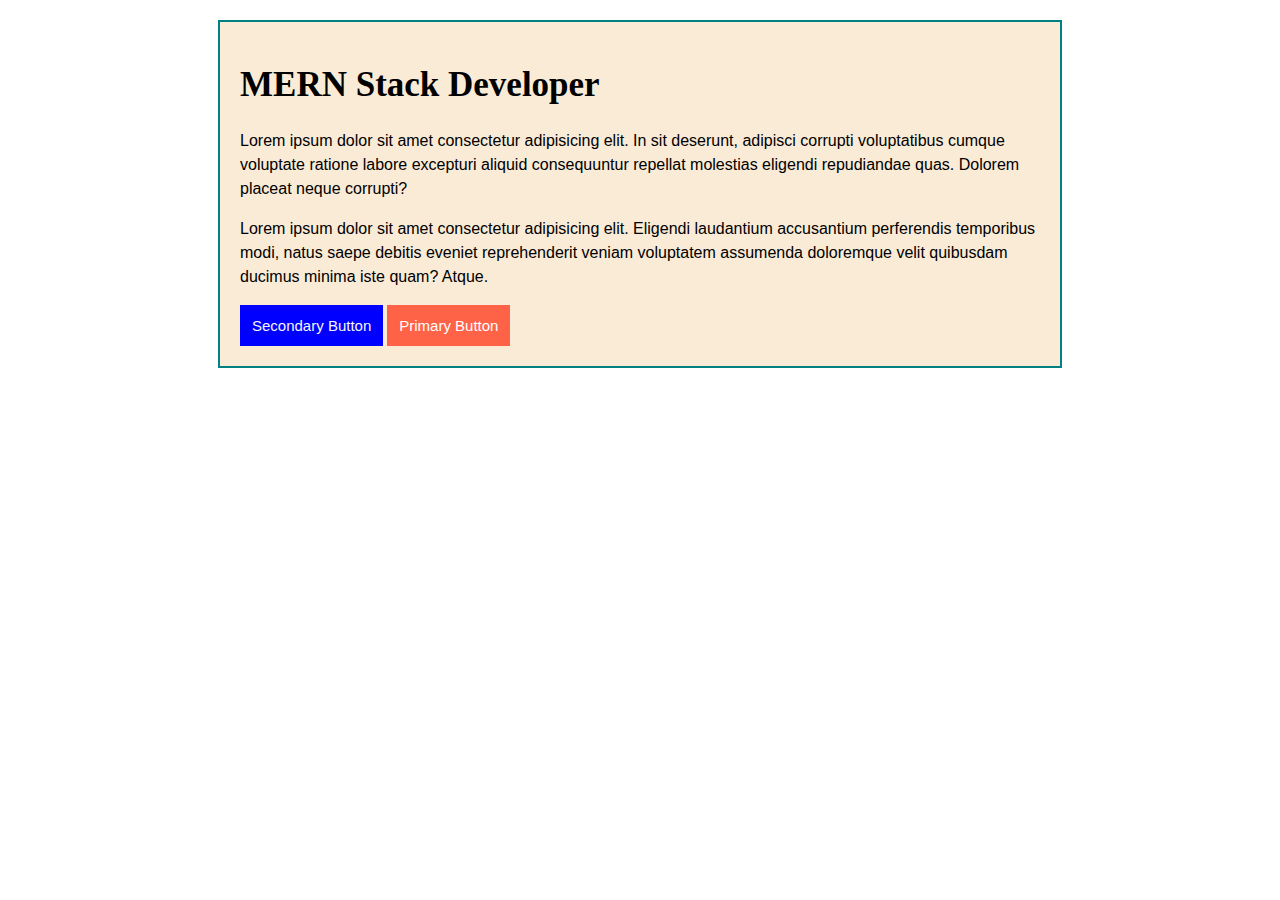
<file: 0. test/index.html>
<!DOCTYPE html>
<html lang="en">
<head>
    <meta charset="UTF-8">
    <meta http-equiv="X-UA-Compatible" content="IE=edge">
    <meta name="viewport" content="width=device-width, initial-scale=1.0">
    <title>Document</title>
    <link rel="stylesheet" href="style.css">
</head>
<body>
    <div class="container">
        <h1 class="title">MERN Stack Developer</h1>

        <p class="para">Lorem ipsum dolor sit amet consectetur adipisicing elit. In sit deserunt, adipisci corrupti voluptatibus cumque voluptate ratione labore excepturi aliquid consequuntur repellat molestias eligendi repudiandae quas. Dolorem placeat neque corrupti?</p>

        <p class="para">Lorem ipsum dolor sit amet consectetur adipisicing elit. Eligendi laudantium accusantium perferendis temporibus modi, natus saepe debitis eveniet reprehenderit veniam voluptatem assumenda doloremque velit quibusdam ducimus minima iste quam? Atque.</p>

        <div class="btn-group">
            <button class="btn primary-btn">Secondary Button</button>
            <button class="btn secondary-btn">Primary Button</button>
        </div>
    </div>
</body>
</html>
</file>
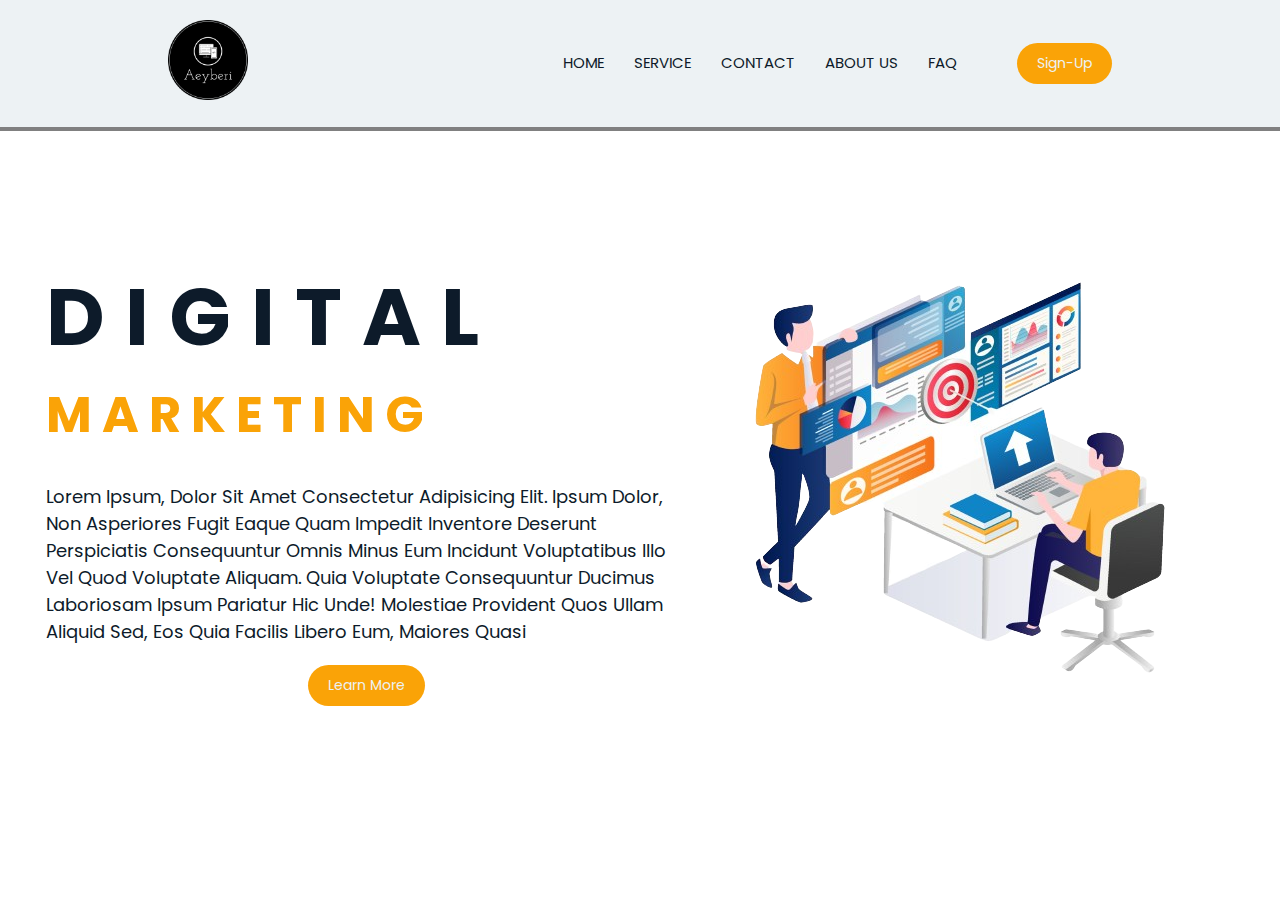
<file: 10. Landing Page - Flexbox/index.html>
<!DOCTYPE html>
<html lang="en">
<head>
    <meta charset="UTF-8">
    <meta name="viewport" content="width=device-width, initial-scale=1.0">
    <title>Landing Page - Flexbox</title>
    <link rel="preconnect" href="https://fonts.googleapis.com">
    <link rel="preconnect" href="https://fonts.gstatic.com" crossorigin>
    <link href="https://fonts.googleapis.com/css2?family=Poppins:wght@100;200;400;600;800;900&display=swap" rel="stylesheet">
    <link rel="stylesheet" href="./css/style.css">
</head>
<body>
    <header>
        <div class="container">
            <div class="logo-image">
                <img src="./images/black-logo.png" alt="logo" class="logo-img">
            </div>
            <nav>
               <ul>
                <li><a href="#'">Home</a></li>
                <li><a href="#">Service</a></li>
                <li><a href="#">Contact</a></li>
                <li><a href="#">About Us</a></li>
                <li><a href="#">FAQ</a></li>
                <!-- <li><a href="#" class="sign-up-btn">Sign-Up</a></li> -->
               </ul>
               <div class="nav-btn">
                <button class="sign-up-btn">Sign-Up</button>
           </div>
            </nav>
            
        </div>
    </header>
    <main>
        <div class="content-left">
            <h1>digital</h1>
            <h2>marketing</h2>
            <p>Lorem ipsum, dolor sit amet consectetur adipisicing elit. Ipsum dolor, non asperiores fugit eaque quam impedit inventore deserunt perspiciatis consequuntur omnis minus eum incidunt voluptatibus illo vel quod voluptate aliquam. Quia voluptate consequuntur ducimus laboriosam ipsum pariatur hic unde! Molestiae provident quos ullam aliquid sed, eos quia facilis libero eum, maiores quasi
            </p>
            <div class="join-btn">
                <button>Learn More</button>
            </div>
        </div>
        <div class="content-right">
            <img src="./images/background.png" alt="">
        </div>
    </main>
</body>
</html>
</file>
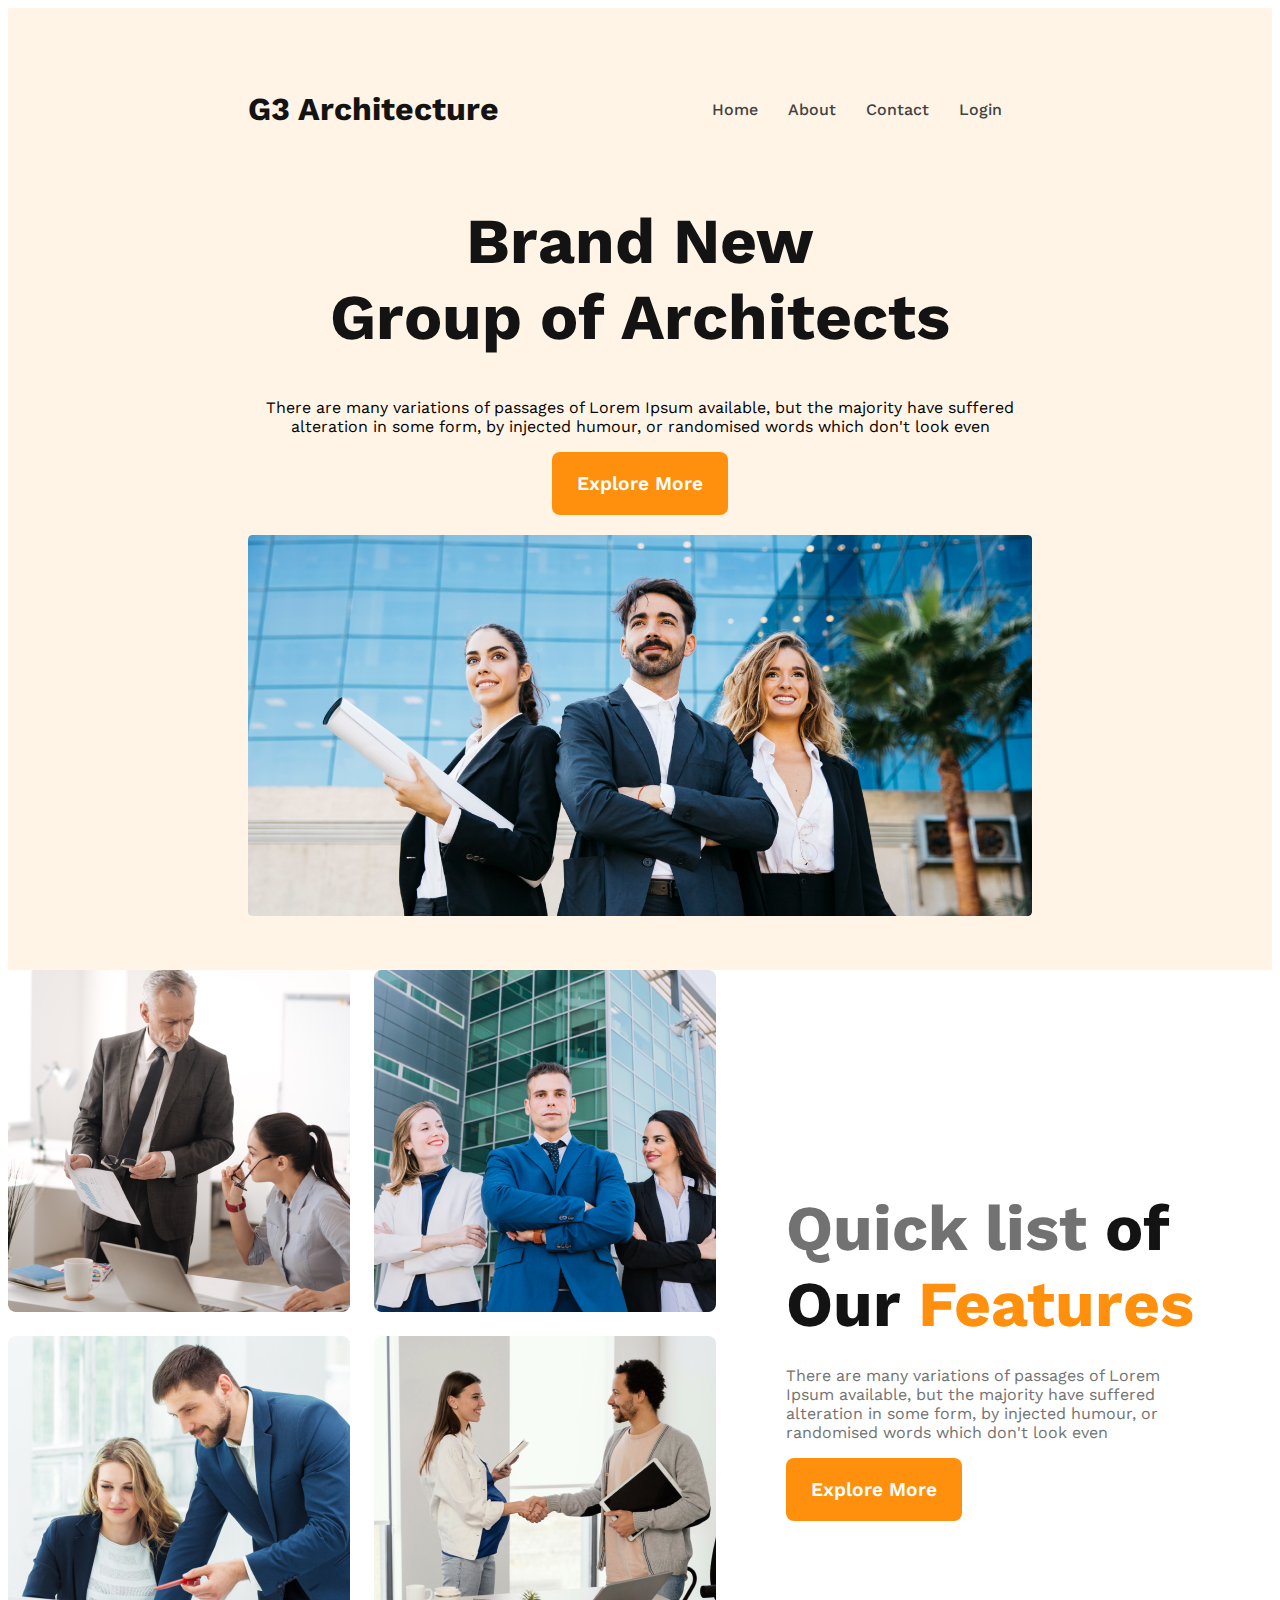
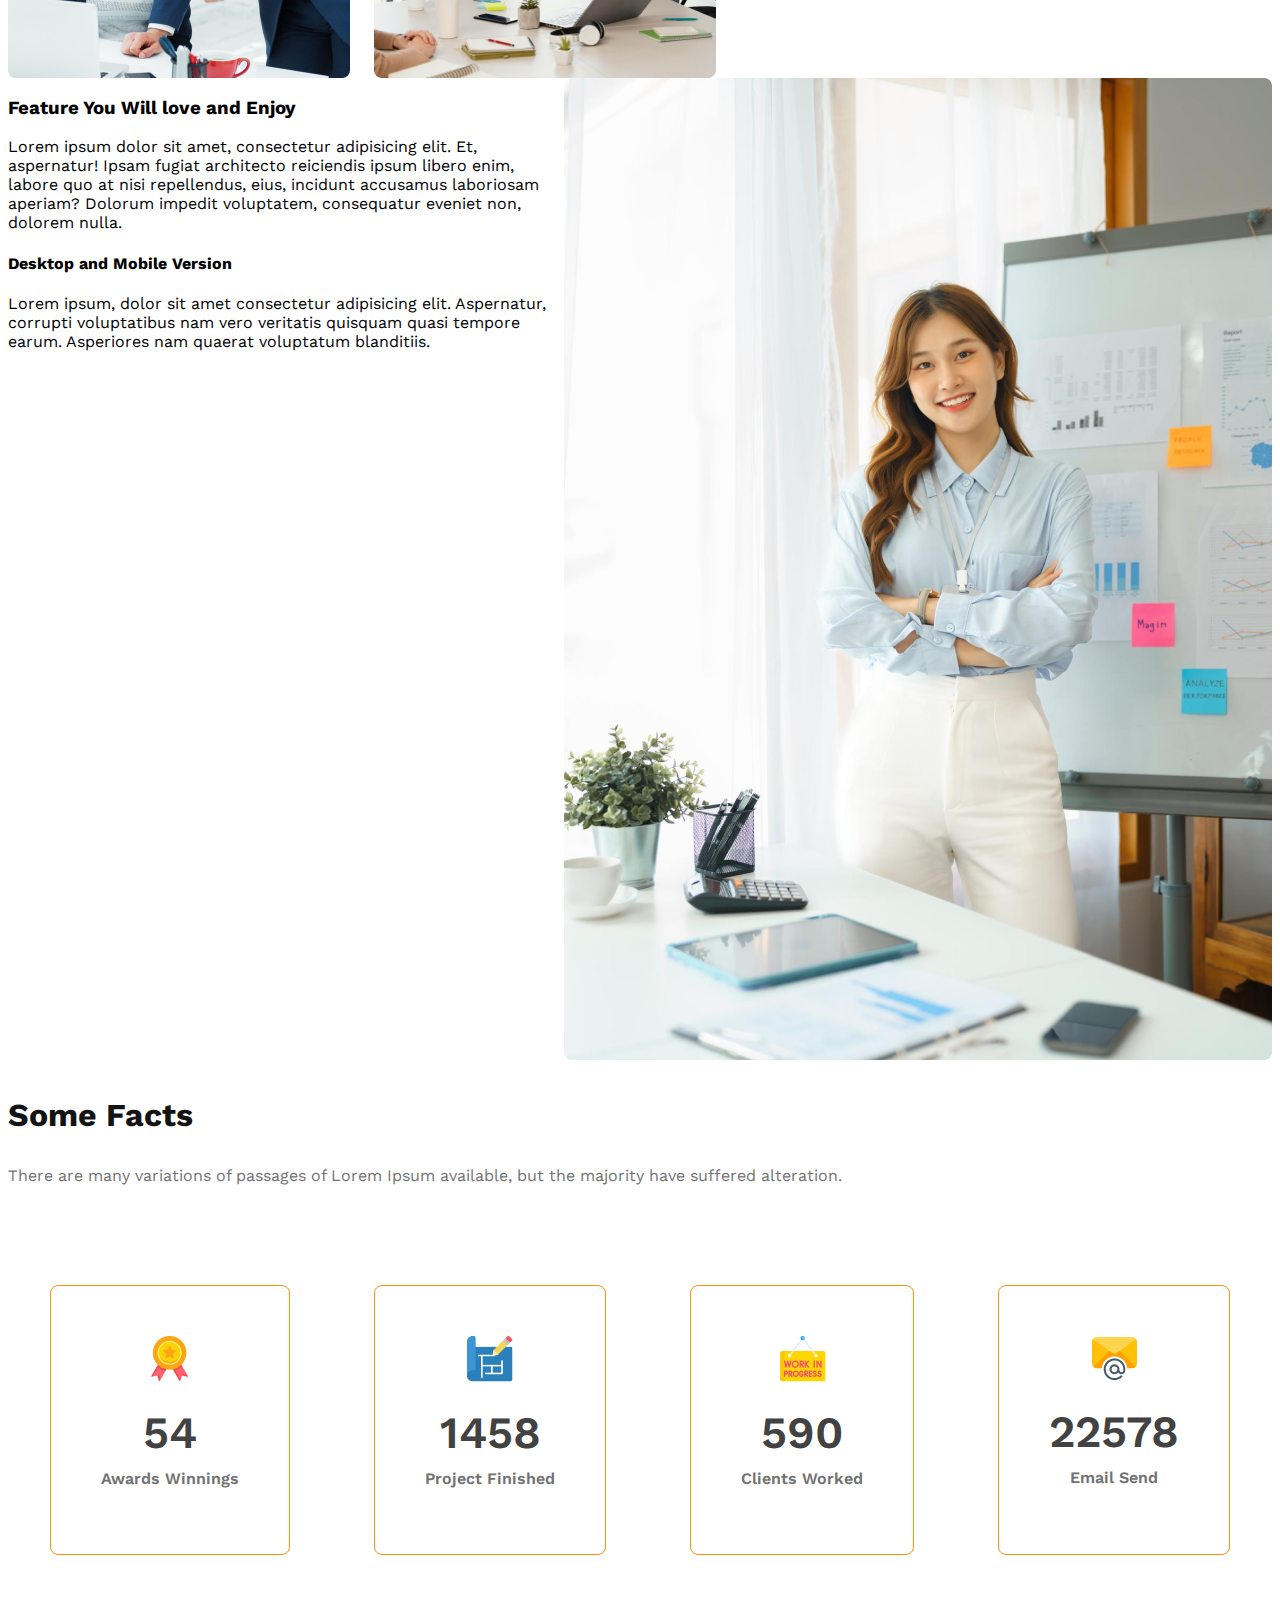
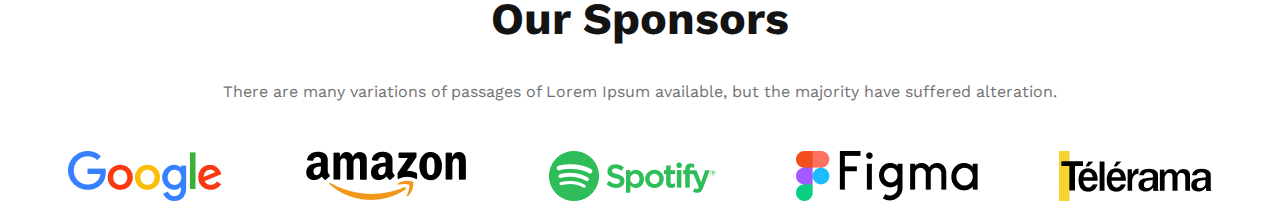
<file: 11. G3-Architect - Flexbox/index.html>
<!DOCTYPE html>
<html lang="en">
<head>
    <meta charset="UTF-8">
    <meta name="viewport" content="width=device-width, initial-scale=1.0">
    <title>G3-Architecure</title>
    <link rel="preconnect" href="https://fonts.googleapis.com">
    <link rel="preconnect" href="https://fonts.gstatic.com" crossorigin>
    <link href="https://fonts.googleapis.com/css2?family=Open+Sans:wght@400;700;800&family=Work+Sans:wght@300;400;500;600;700;800;900&display=swap" rel="stylesheet">
    <link rel="stylesheet" href="./css/style.css">
</head>
<body>
    <header>
        <nav>
            <h3 class="nav-title">G3 Architecture</h3>
            <ul>
                <li><a href="#">Home</a></li>
                <li><a href="#">About</a></li>
                <li><a href="#">Contact</a></li>
                <li><a href="#">Login</a></li>
            </ul>
        </nav>
        <div class="banner">
            <div class="banner-content">
                <h1 class="banner-title">Brand New <br>Group of Architects</h1>
                <p class="banner-details">There are many variations of passages of Lorem Ipsum available, but the majority have suffered alteration in some form, by injected humour, or randomised words which don't look even</p>
                <button class="primary-btn">Explore More</button>
            </div>
            <img src="./images/banner.png" alt="">
        </div>
        </header>
    <main>
        <!-- start of team section -->
        <section class="team-container">
            <div class="team-container-img">
                <img src="./images/team1.png" alt="">
                <img src="./images/team2.png" alt="">
                <img src="./images/team3.png" alt="">
                <img src="./images/team4.png" alt="">
            </div>
            <div class="team-content">
                <h3 class="team-title">Quick list <span class="teams-title-style-one">of Our</span> <span class="teams-title-style-two">Features</span></h3>
                <p class="team-details">There are many variations of passages of Lorem Ipsum available, but the majority have suffered alteration in some form, by injected humour, or randomised words which don't look even</p>
                <button class="primary-btn">Explore More</button>
            </div>
        </section>
        <!-- end of team section -->

        <!-- start of feature section -->
        <section class="features">
            <div class="feature-content">
                <h3 class="feature-title">Feature You Will love and Enjoy</h3>
                <p class="feature-description">
                    Lorem ipsum dolor sit amet, consectetur adipisicing elit. Et, aspernatur! Ipsam fugiat architecto reiciendis ipsum libero enim, labore quo at nisi repellendus, eius, incidunt accusamus laboriosam aperiam? Dolorum impedit voluptatem, consequatur eveniet non, dolorem nulla.
                </p>
                <div class="feature-card">
                    <h4 class="feature-card-title">Desktop and Mobile Version</h4>
                    <p class="feature-card-description">
                        Lorem ipsum, dolor sit amet consectetur adipisicing elit. Aspernatur, corrupti voluptatibus nam vero veritatis quisquam quasi tempore earum. Asperiores nam quaerat voluptatum blanditiis.
                    </p>
                </div>
            </div>
            <div class="feature-img">
                <img src="./images/architect.png" alt="">
            </div>
        </section>
        <!-- end of feature section -->

        <!-- start of fact section -->
        <section>
            <h3 class="fact-title">Some Facts</h3>
            <p class="fact-description">There are many variations of passages of Lorem Ipsum available, but the majority have suffered alteration.</p>
            <div class="fact-card-container">
                <div class="card">
                    <img src="./images/icons/ribon.png " alt="" class="card-img">
                    <h3 class="card-stats">54</h3>
                    <p class="card-title">Awards Winnings</p>
                </div>
                <div class="card">
                    <img src="./images/icons/projects.png" alt="" class="card-img">
                    <h3 class="card-stats">1458</h3>
                    <p class="card-title">Project Finished</p>
                </div>
                <div class="card">
                    <img src="./images/icons/customers.png" alt="" class="card-img">
                    <h3 class="card-stats">590</h3>
                    <p class="card-title">Clients Worked</p>
                </div>
                <div class="card">
                    <img src="./images/icons/email.png" alt="" class="card-img">
                    <h3 class="card-stats">22578</h3>
                    <p class="card-title">Email Send</p>
                </div>
            </div>
       </section>
        <!-- end of fact section -->

        <!-- start of sponsor -->
        <section class="sponsor-section">
            <h2 class="sponsor-title">Our Sponsors</h2>
            <p class="sponsor-details">There are many variations of passages of Lorem Ipsum available, but the majority have suffered alteration.</p>
            <div class="sponsor-image">
                <img src="./images/sponsors/google.png" alt="">
                <img src="./images/sponsors/amazon.png" alt="">
                <img src="./images/sponsors/spotify.png" alt="">
                <img src="./images/sponsors/figma.png" alt="">
                <img src="./images/sponsors/telerama.png" alt="">
            </div>
        </section>
        <!-- end of sponsor section -->
    </main>
    <footer>

    </footer>
</body>
</html>
</file>
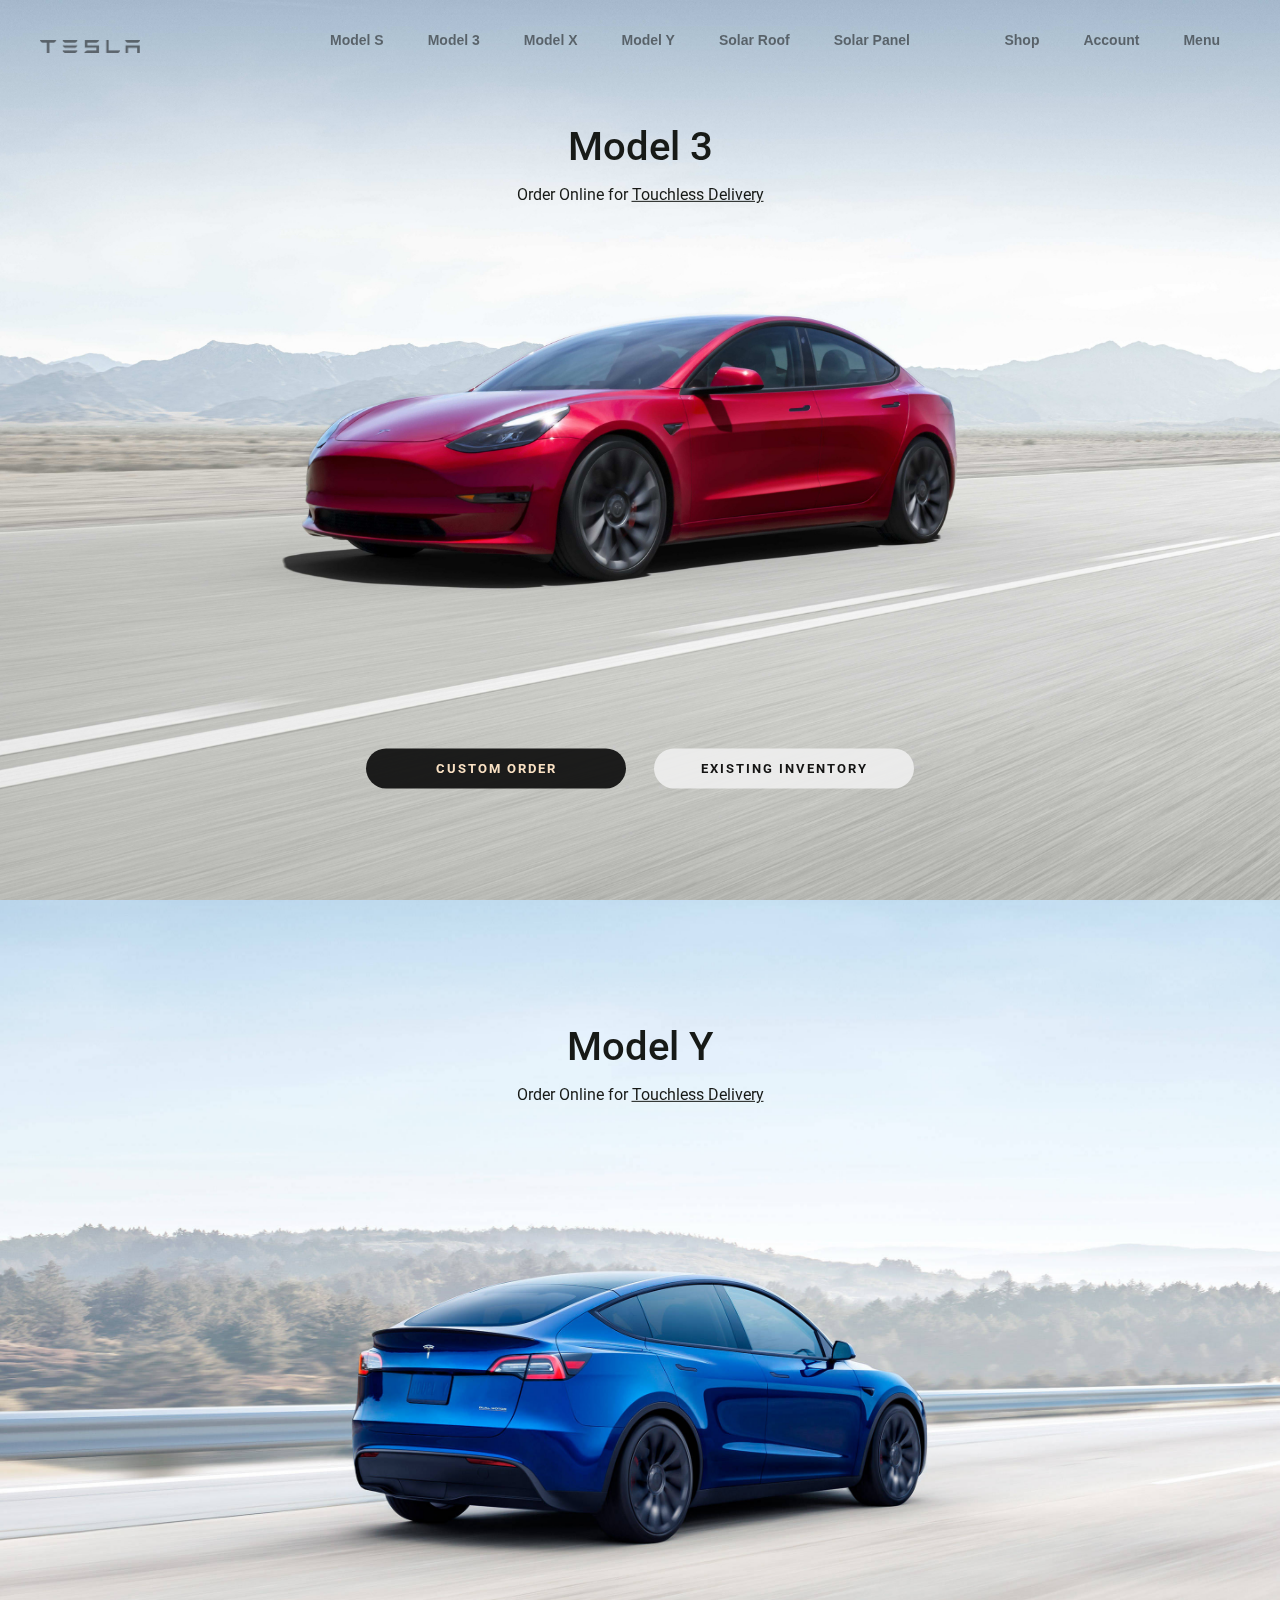
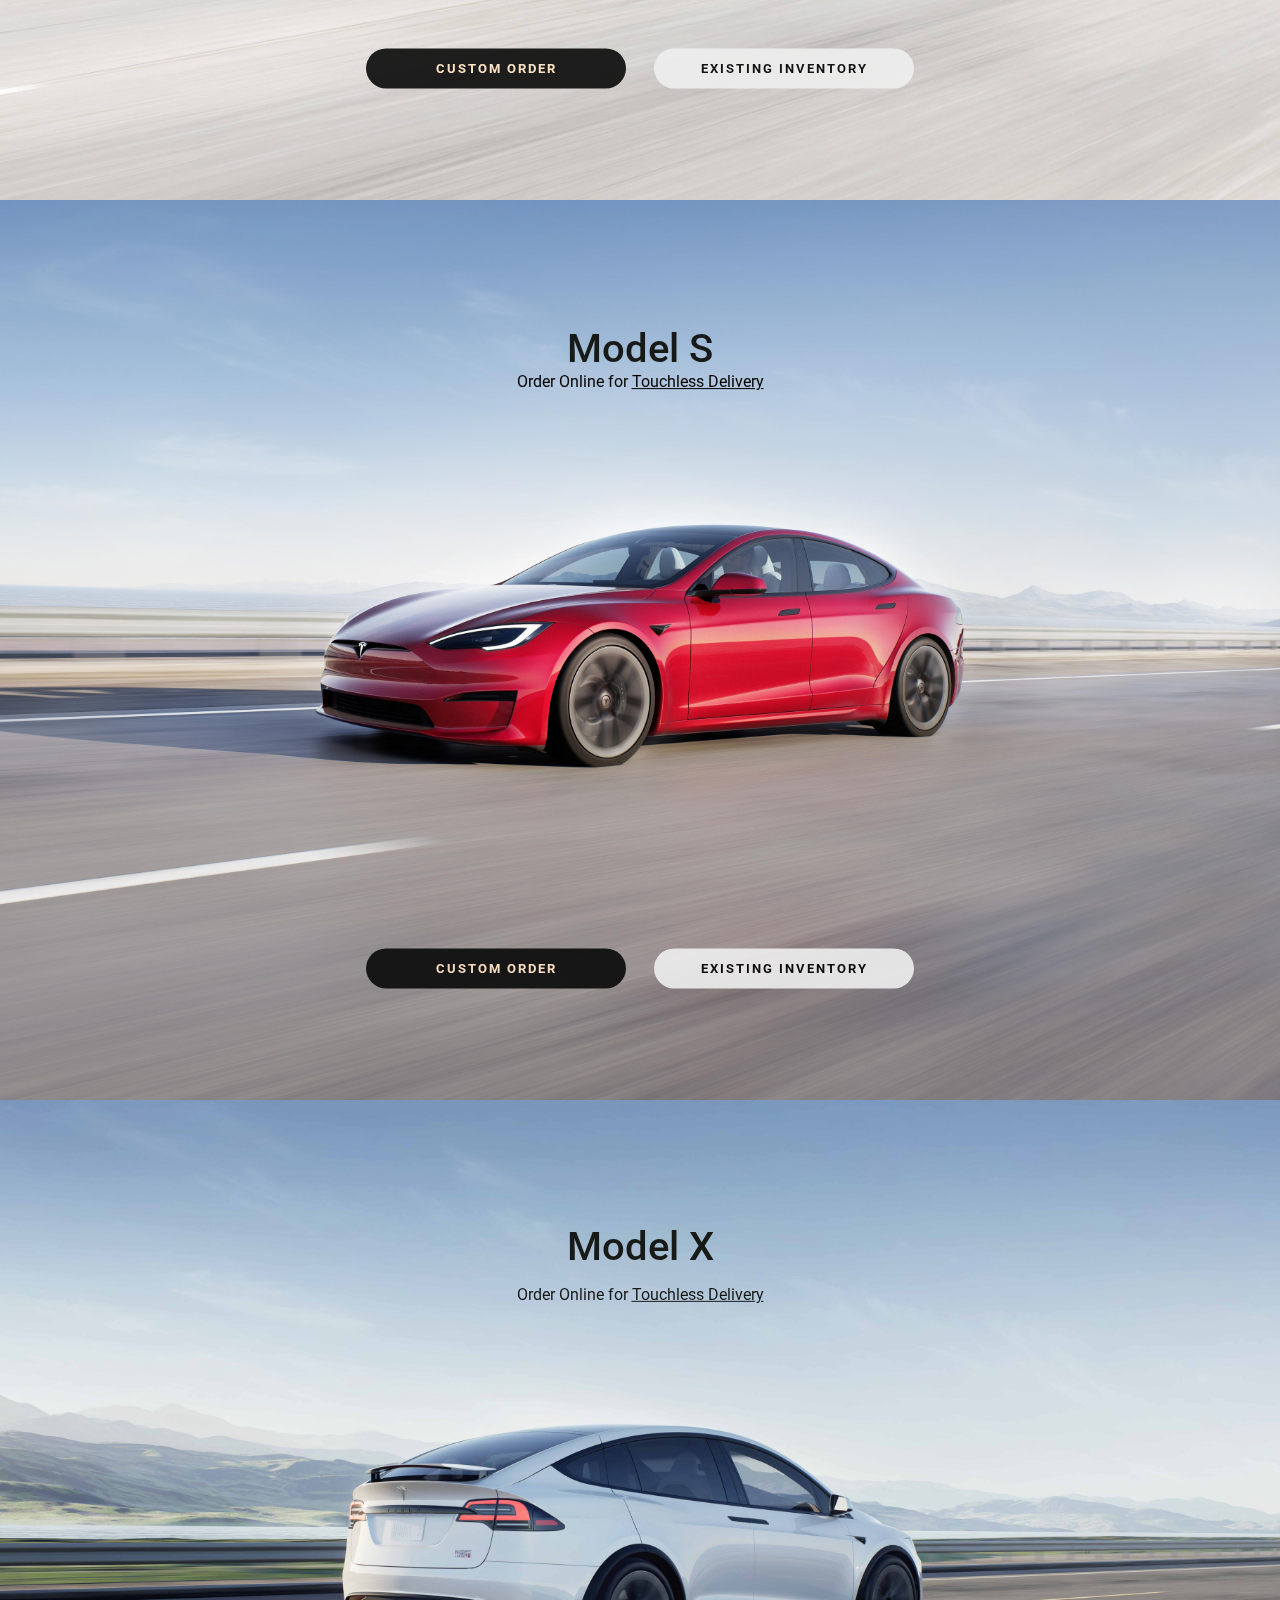
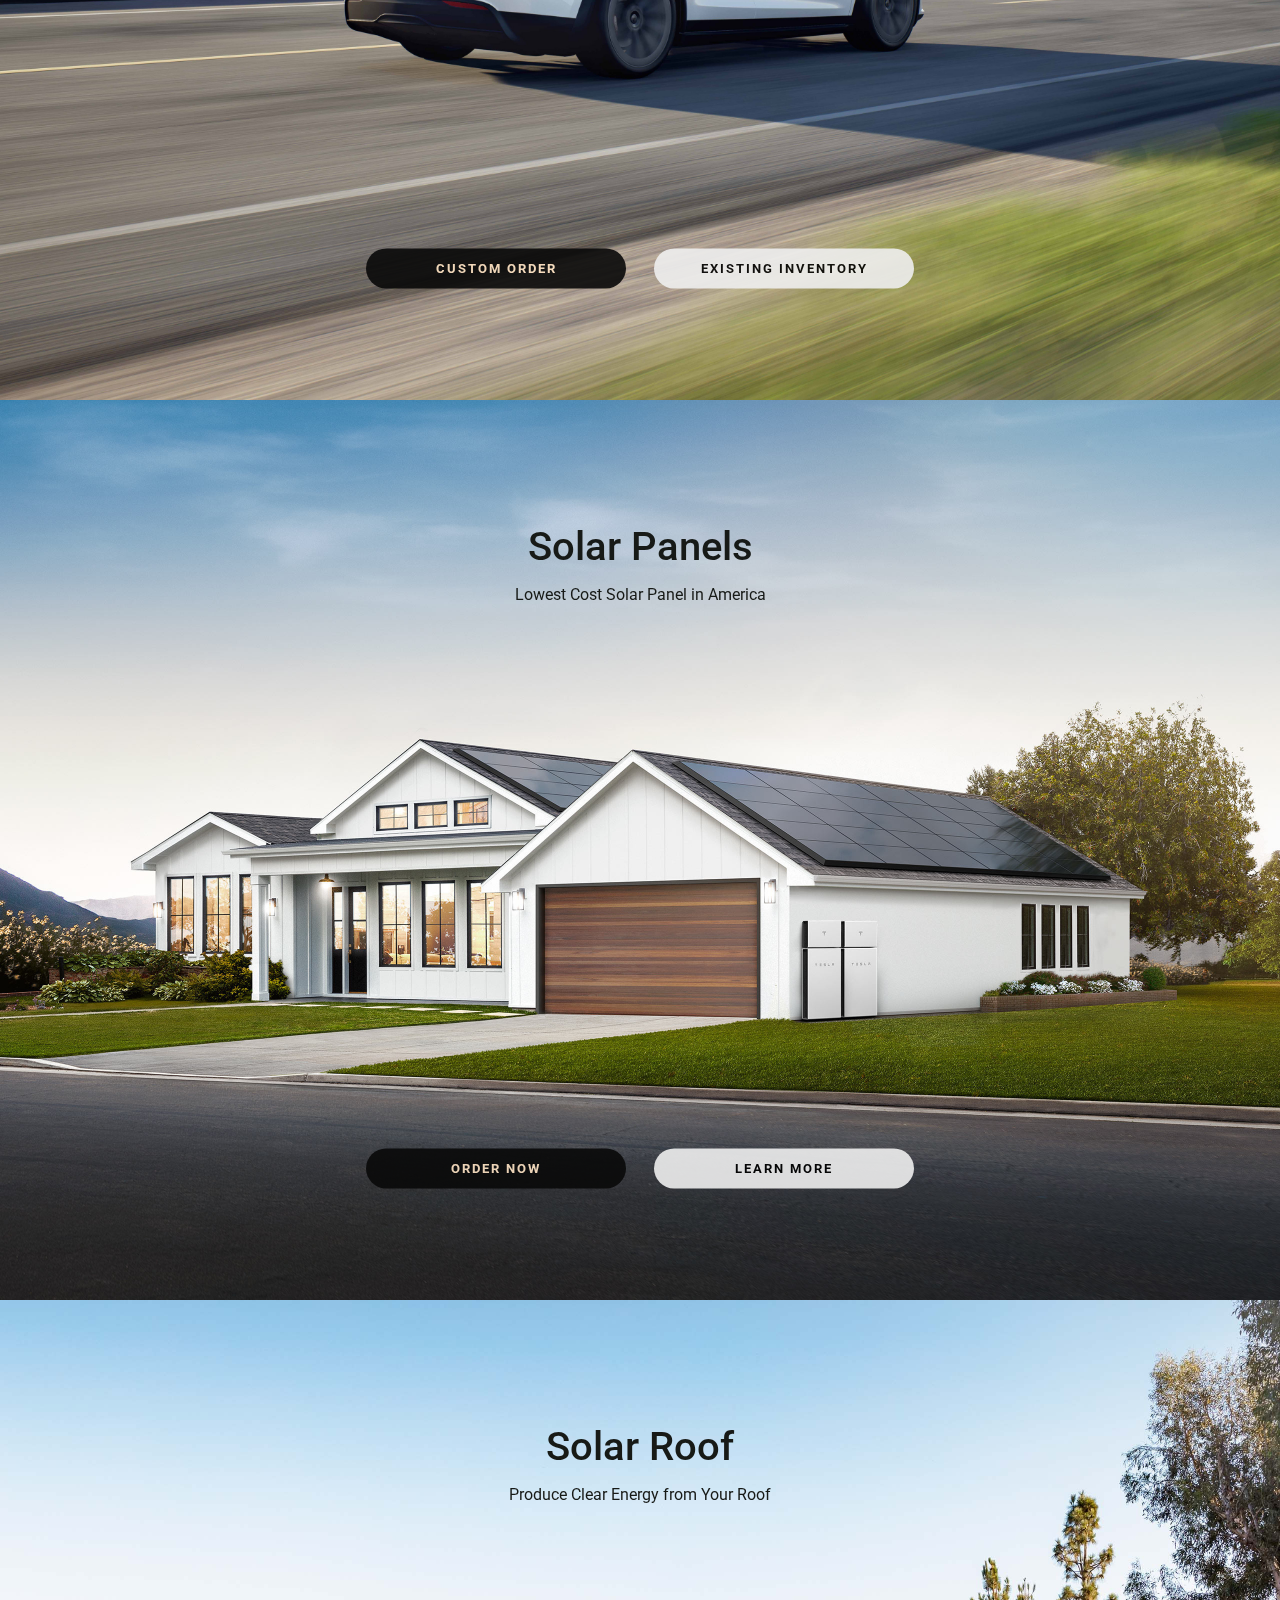
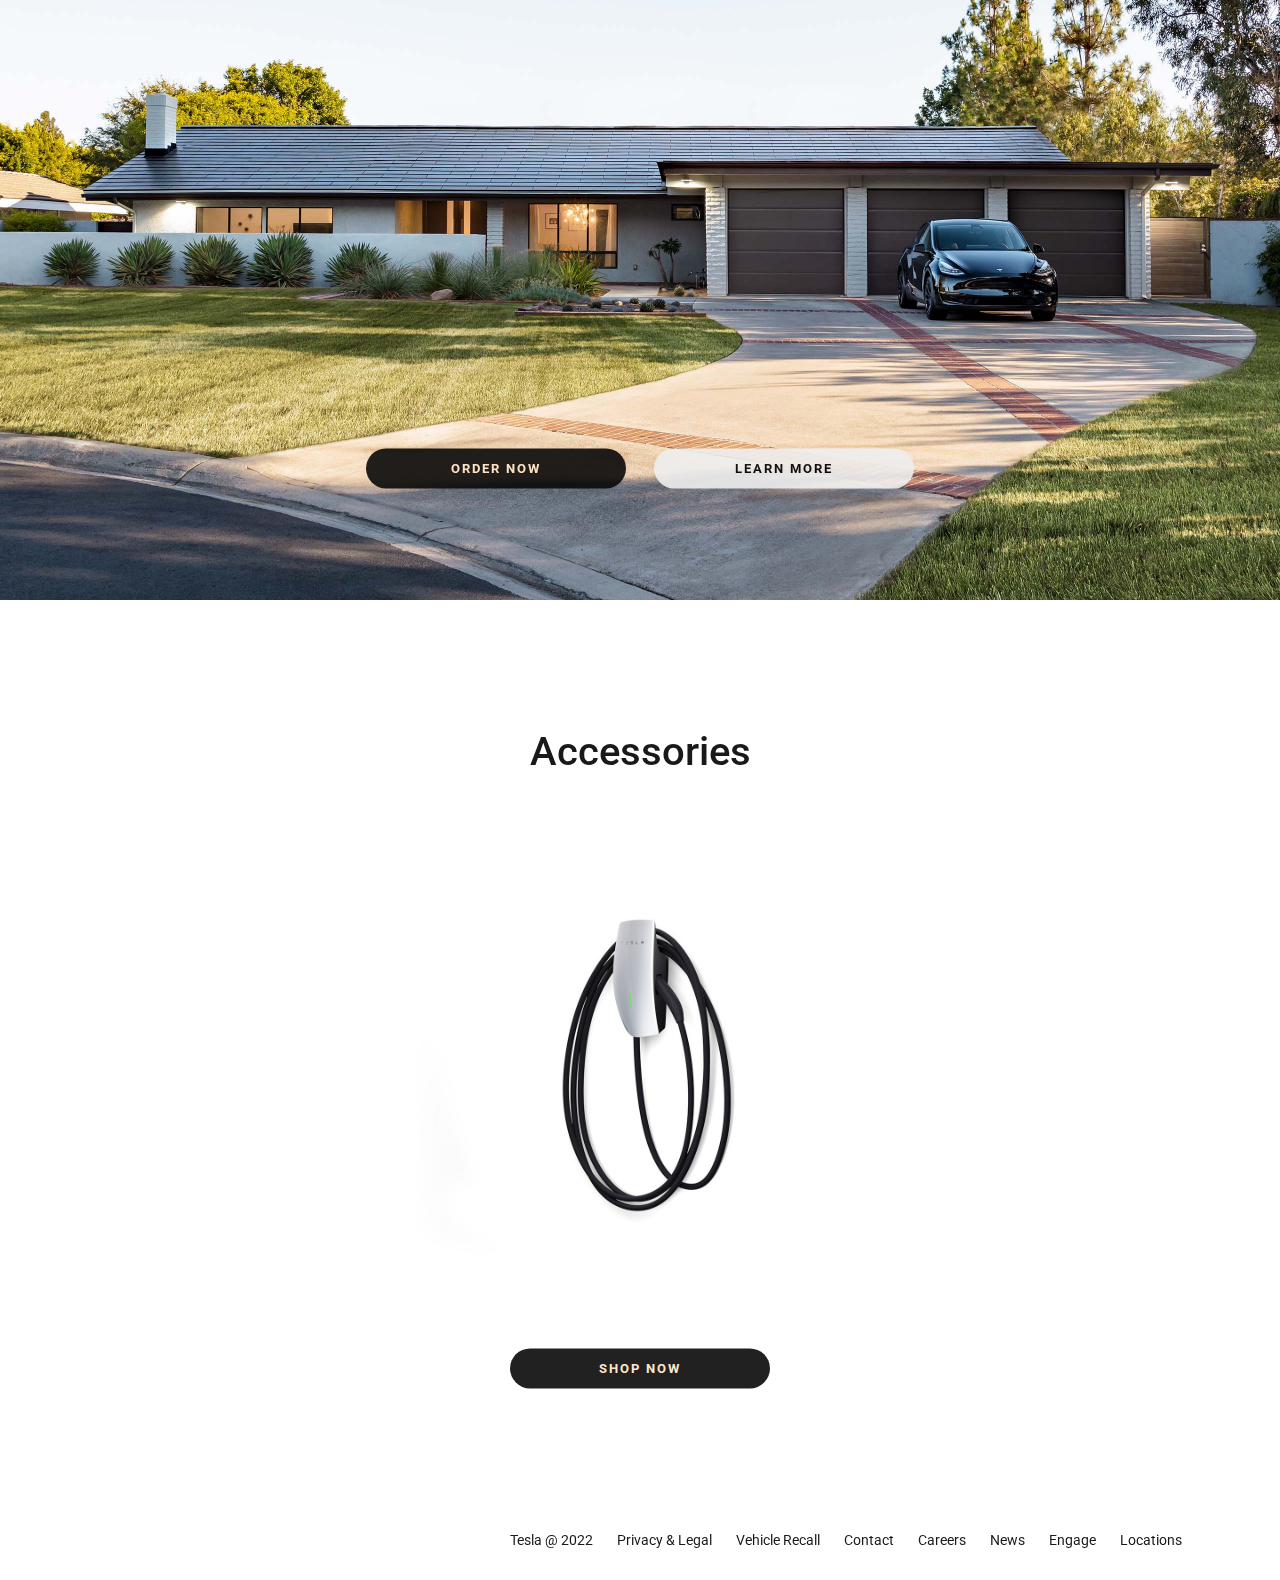
<file: 3. Tesla Clone/index.html>
<!DOCTYPE html>
<html lang="en">
<head>
    <meta charset="UTF-8">
    <meta http-equiv="X-UA-Compatible" content="IE=edge">
    <meta name="viewport" content="width=device-width, initial-scale=1.0">
    <title>Tesla Clone</title>
    <link href="https://fonts.googleapis.com/css2?family=Roboto&family=Ubuntu:wght@300&display=swap" rel="stylesheet">
    <link rel="stylesheet" href="style.css">
</head>
<body>
    <!-- NAVIGATION BAR -->
    <header id="bg-img">
        <nav>
           <div class="logo">
               <img src="img/logo.png" alt="" class="logo-img">
           </div>
           <div class="middle-nav">
            <ul>
                <li><a href="#">Model S</a></li>
                <li><a href="#">Model 3</a></li>
                <li><a href="#">Model X</a></li>
                <li><a href="#">Model Y</a></li>
                <li><a href="#">Solar Roof</a></li>
                <li><a href="#">Solar Panel</a></li>
            </ul>
           </div>
            <div class="right-nav">
                <ul>
                    <li><a href="#">Shop</a></li>
                    <li><a href="#">Account</a></li>
                    <li><a href="#">Menu</a></li>
                </ul>
            </div>
        </nav>

        <div class="middle-text">
            <h1 class="middle-title">Model 3</h1>
            <P class="middle-para">Order Online for <u>Touchless Delivery</u></P>
        </div>
        <div class="middle-button">
            <button class="btn-1">CUSTOM ORDER</button>
            <button class="btn-2">EXISTING INVENTORY</button>
        </div>
    </header>

    <!-- MODEL-Y SECTION -->
    <section id="model-y">
        <div class="container">
            <div class="modely-text">
                <h1 class="modely-title">Model Y</h1>
                <p class="modely-para">Order Online for <u>Touchless Delivery</u></p>
            </div>
            <div class="modely-button">
                <button class="btn-1y">CUSTOM ORDER</button>
                <button class="btn-2y">EXISTING INVENTORY</button>
            </div>
        </div>
    </section>

    <!-- MODEL-S SECTIONS -->
    <section id="model-s">
            <div class="models-container">
                <div class="models-text">
                    <h1 class="models-title">Model S</h1>
                    <p class="models-para">Order Online for <u>Touchless Delivery</u></p>
                </div>
                <div class="modelS-button">
                    <button class="btn-1s">CUSTOM ORDER</button>
                    <button class="btn-2s">EXISTING INVENTORY</button>
                </div>
            </div>
    </section>

    <!-- MODEL-X SECTIONS -->
    <section id="model-x">
        <div class="modelx-container">
            <div class="modelx-text">
                <h1 class="modelx-title">Model X</h1>
                <p class="modelx-para">Order Online for <u>Touchless Delivery</u></p>
            </div>
            <div class="modelX-button">
                <button class="btn-1x">CUSTOM ORDER</button>
                <button class="btn-2x">EXISTING INVENTORY</button>
            </div>
        </div>
    </section>

    <!-- Solar Panel Section -->
    <section id="solarPanel">
        <div class="solarPanel-container">
            <div class="solarPanel-text">
                <h1 class="solarPanel-title">Solar Panels</h1>
                <p class="solarPanel-para">Lowest Cost Solar Panel in America</p>
            </div>
            <div class="solarPanel-button">
                <button class="btn-1solar">ORDER NOW</button>
                <button class="btn-2solar">LEARN MORE</button>
            </div>
        </div>
    </section>


    <!-- Solar Roof Pannel -->
    <section id="solarRoof">
        <div class="solarRoof-container">
            <div class="solarRoof-text">
                <h1 class="solarRoof-title">Solar Roof</h1>
                <p class="solarRoof-para">Produce Clear Energy from Your Roof</p>
            </div>
            <div class="solarRoof-button">
                <button class="btn-1roof">ORDER NOW</button>
                <button class="btn-2roof">LEARN MORE</button>
            </div>
        </div>
    </section>

    <!-- Accessories Section -->
    <section id="acc">
        <div class="acc-container">
            <div class="acc-text">
                <h1 class="acc-title">Accessories</h1>
            </div>
            <div class="acc-button">
                <button class="btn-acc">SHOP NOW</button>
            </div>
        </div>
    </section>

    <!-- Footer Section -->
    <footer>
        <div class="footer">
            <ul>
                <li><a href="#">Tesla @ 2022</a></li>
                <li><a href="#">Privacy & Legal</a></li>
                <li><a href="#">Vehicle Recall</a></li>
                <li><a href="#">Contact</a></li>
                <li><a href="#">Careers</a></li>
                <li><a href="#">News</a></li>
                <li><a href="#">Engage</a></li>
                <li><a href="#">Locations</a></li>
            </ul>
        </div>
    </footer>
</body>
</html>
</file>
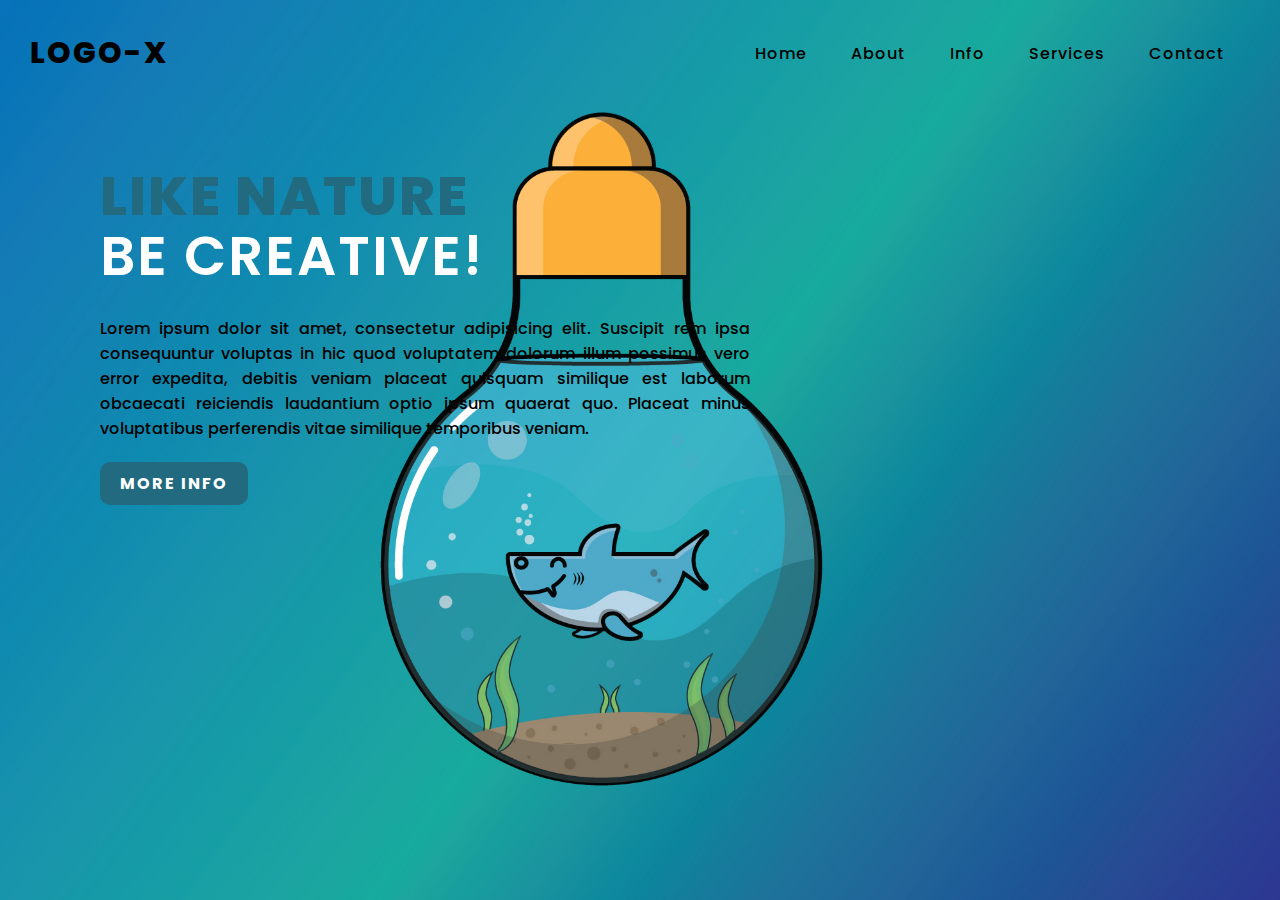
<file: 5. Nature Land Page/index.html>
<!DOCTYPE html>
<html lang="en">
<head>
    <meta charset="UTF-8">
    <meta name="viewport" content="width=device-width, initial-scale=1.0">
    <title>Fishing Site</title>
    <link rel="stylesheet" href="./style.css">
</head>
<body>
    <section>
        <header>
            <h2> <a href="#" class="logo">Logo-X</a></h2>
            <div class="navigation">
                <a href="#">Home</a>
                <a href="#">About</a>
                <a href="#">Info</a>
                <a href="#">Services</a>
                <a href="#">Contact</a>
            </div>
        </header>

        <div class="content">
            <div class="info">
                <h2>Like Nature <br><span>Be Creative!</span></h2>
                <p>Lorem ipsum dolor sit amet, consectetur adipisicing elit. Suscipit rem ipsa consequuntur voluptas in hic quod voluptatem dolorum illum possimus vero error expedita, debitis veniam placeat quisquam similique est laborum obcaecati reiciendis laudantium optio ipsum quaerat quo. Placeat minus voluptatibus perferendis vitae similique temporibus veniam.</p>
                <a href="#" class="btn-info">More Info</a>
            </div>
        </div>
    </section>
</body>
</html>
</file>
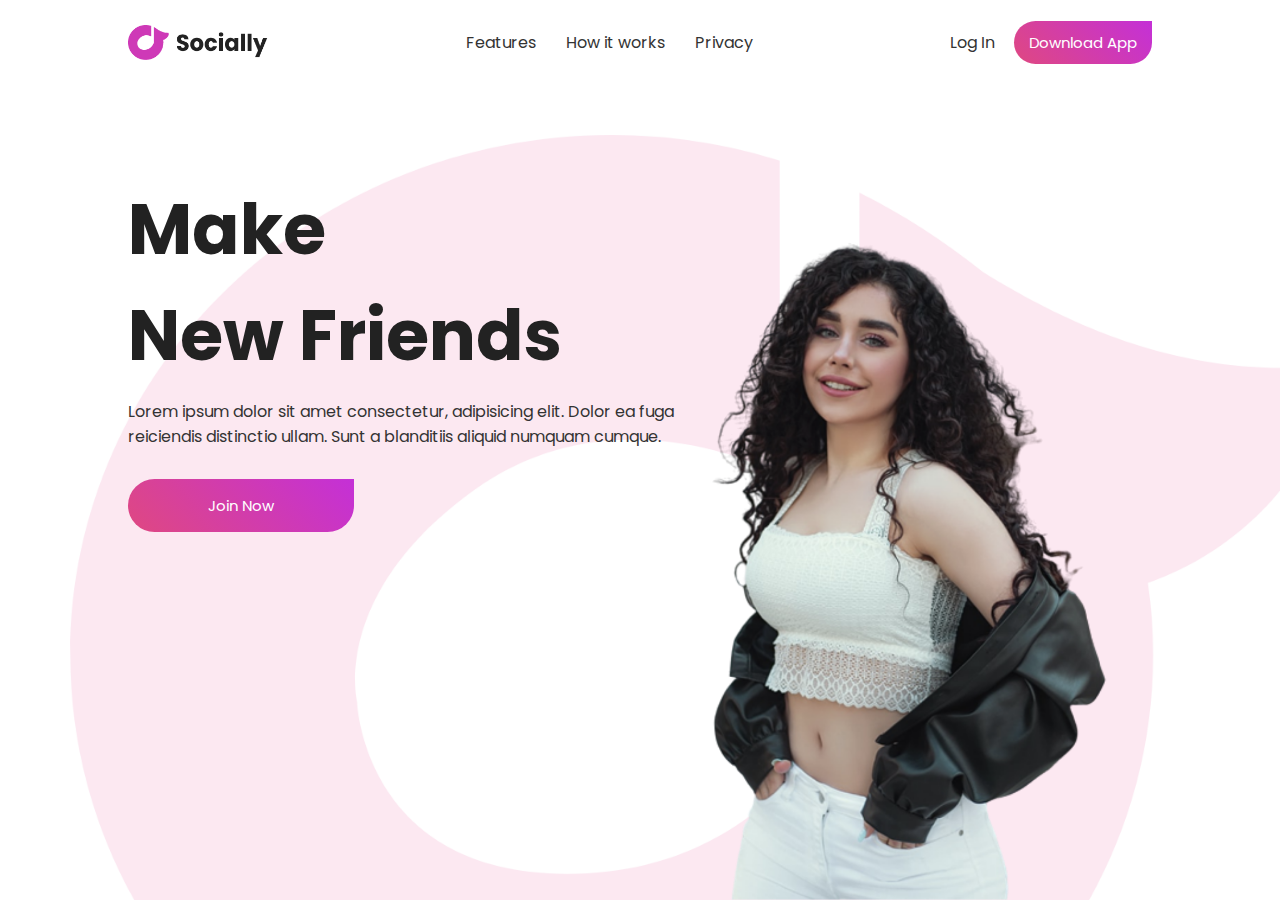
<file: 8. Socially Web/index.html>
<!DOCTYPE html>
<html lang="en">
<head>
    <meta charset="UTF-8">
    <meta name="viewport" content="width=device-width, initial-scale=1.0">
    <link rel="preconnect" href="https://fonts.googleapis.com">
    <link rel="preconnect" href="https://fonts.gstatic.com" crossorigin>
    <link href="https://fonts.googleapis.com/css2?family=Poppins:wght@400;600;800&display=swap" rel="stylesheet">
    <link rel="stylesheet" href="./css/style.css">
    <title>Socially Web UI</title>
</head>
<body>
    <header>
        <div class="hero">
            <nav>
                <img src="./images/logo.png" alt="" class="logo-img">
                <ul>
                    <li><a href="#">Features</a></li>
                    <li><a href="#">How it works</a></li>
                    <li><a href="#">Privacy</a></li>
                </ul>

                <div class="logo-btn">
                    <a href="#" class="login-btn">Log In</a>
                    <a href="#" class="btn">Download App</a>
                </div>
            </nav>
            <div class="content-img">
                <div class="content">
                    <h1>Make <br> New Friends</h1>
                    <p>Lorem ipsum dolor sit amet consectetur, adipisicing elit. Dolor ea fuga reiciendis distinctio ullam. Sunt a blanditiis aliquid numquam cumque.</p>
                    <a href="#" class="btn">Join Now</a>
                </div>
                <div class="img-sec">
                    <img src="./images/pic.png" class="feature-img">
                </div>
            </div>
        </div>
          
    </header>
    <main>
       
    </main>
</body>
</html>
</file>
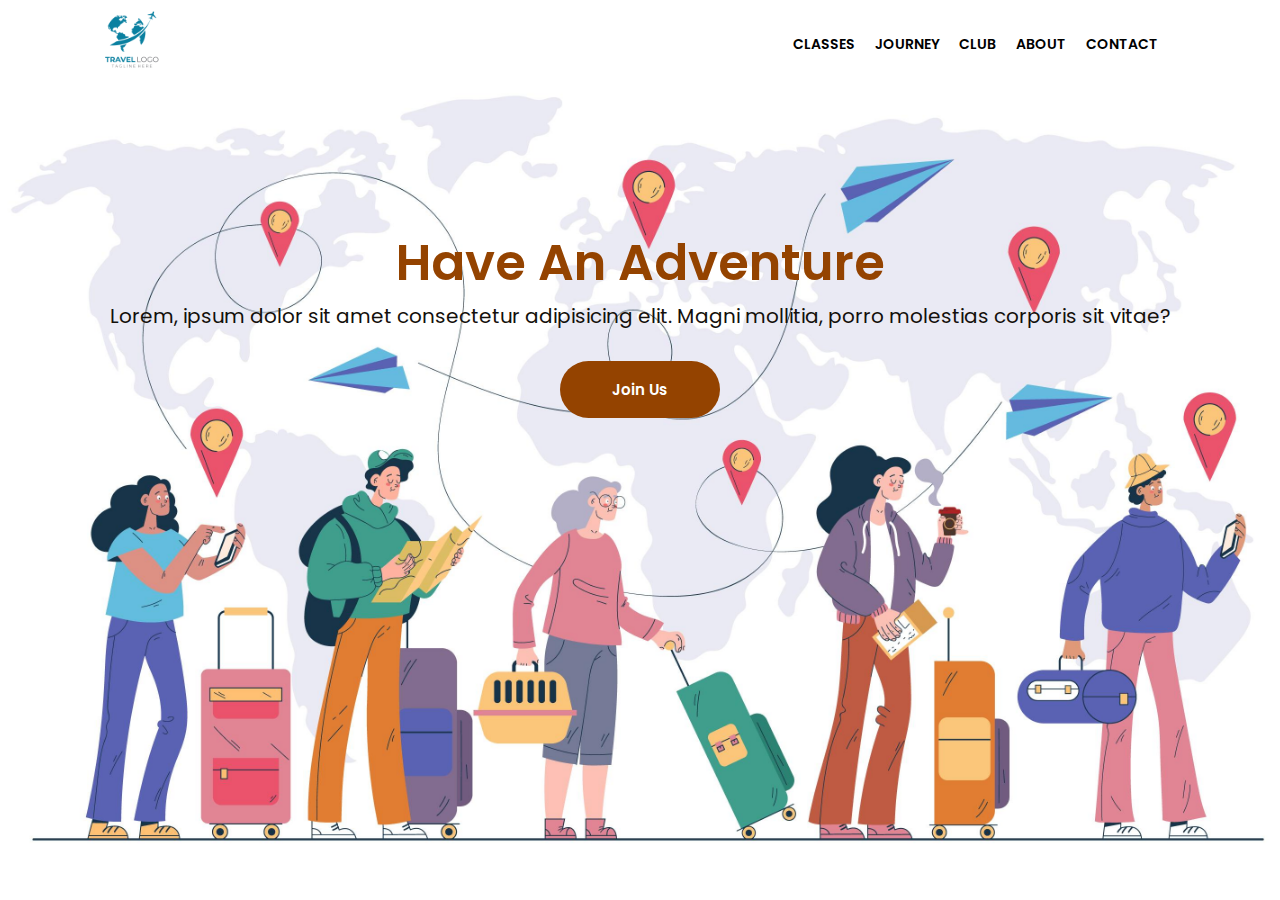
<file: 9. Travel Landing UI/index.html>
<!DOCTYPE html>
<html lang="en">
<head>
    <meta charset="UTF-8">
    <meta name="viewport" content="width=device-width, initial-scale=1.0">
    <link rel="preconnect" href="https://fonts.googleapis.com">
    <link rel="preconnect" href="https://fonts.gstatic.com" crossorigin>    
    <link href="https://fonts.googleapis.com/css2?family=Poppins:wght@400;600;800&display=swap" rel="stylesheet">
    <link rel="icon" type="image/x-icon" href="./images/favicon.png">
    <link rel="stylesheet" href="./css/style.css">
    <title>Travel With Xe</title>
</head>
<body>
    <header>
        <div class="cover-image">
            <nav>
                <div class="logo">
                    <img src="./images/logo.png" class="logo-img" alt="">
                </div>
                <div class="navigation-menu">
                    <ul>
                        <li><a href="#">classes</a></li>
                        <li><a href="#">journey</a></li>
                        <li><a href="#">club</a></li>
                        <li><a href="#">about</a></li>
                        <li><a href="#">contact</a></li>
                    </ul>
                </div>
            </nav>

            <div class="content">
                <h1 class="content-title">Have an adventure</h1>
                <p class="content-details">Lorem, ipsum dolor sit amet consectetur adipisicing elit. Magni mollitia, porro molestias corporis sit vitae?</p>
                <div class="content-btn">
                    <button class="btn">Join Us</button>
                </div>
            </div>
        </div>
    </header>
</body>
</html>
</file>
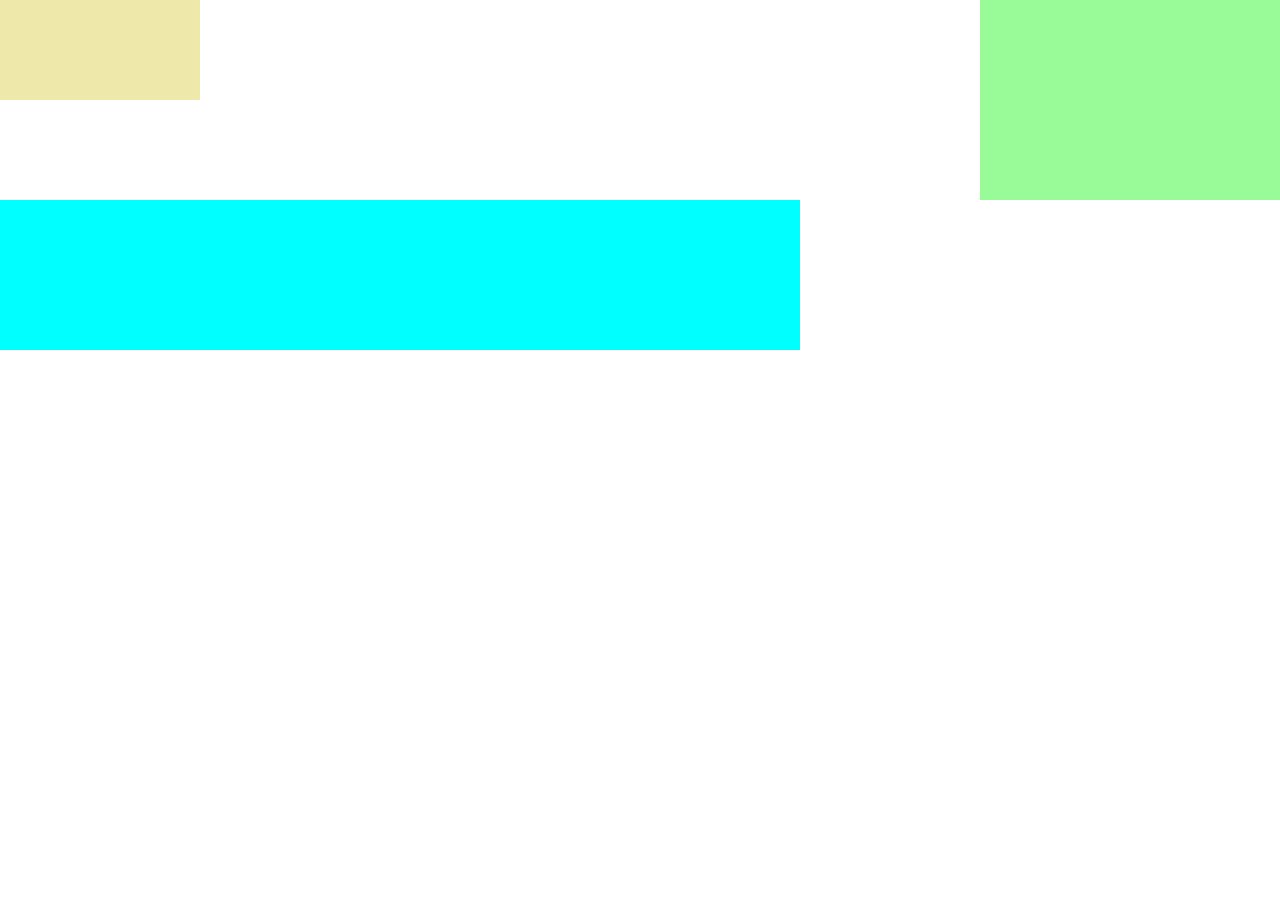
<file: 0. test/float.html>
<!DOCTYPE html>
<html lang="en">
<head>
    <meta charset="UTF-8">
    <meta http-equiv="X-UA-Compatible" content="IE=edge">
    <meta name="viewport" content="width=device-width, initial-scale=1.0">
    <title>Float</title>
    <link rel="stylesheet" href="float.css">
</head>
<body>
    <div class="wrapper clearfix">
        <div class="left"></div>
        <div class="right"></div>
    </div>
    <div class="footer"></div>
</body>
</html>
</file>
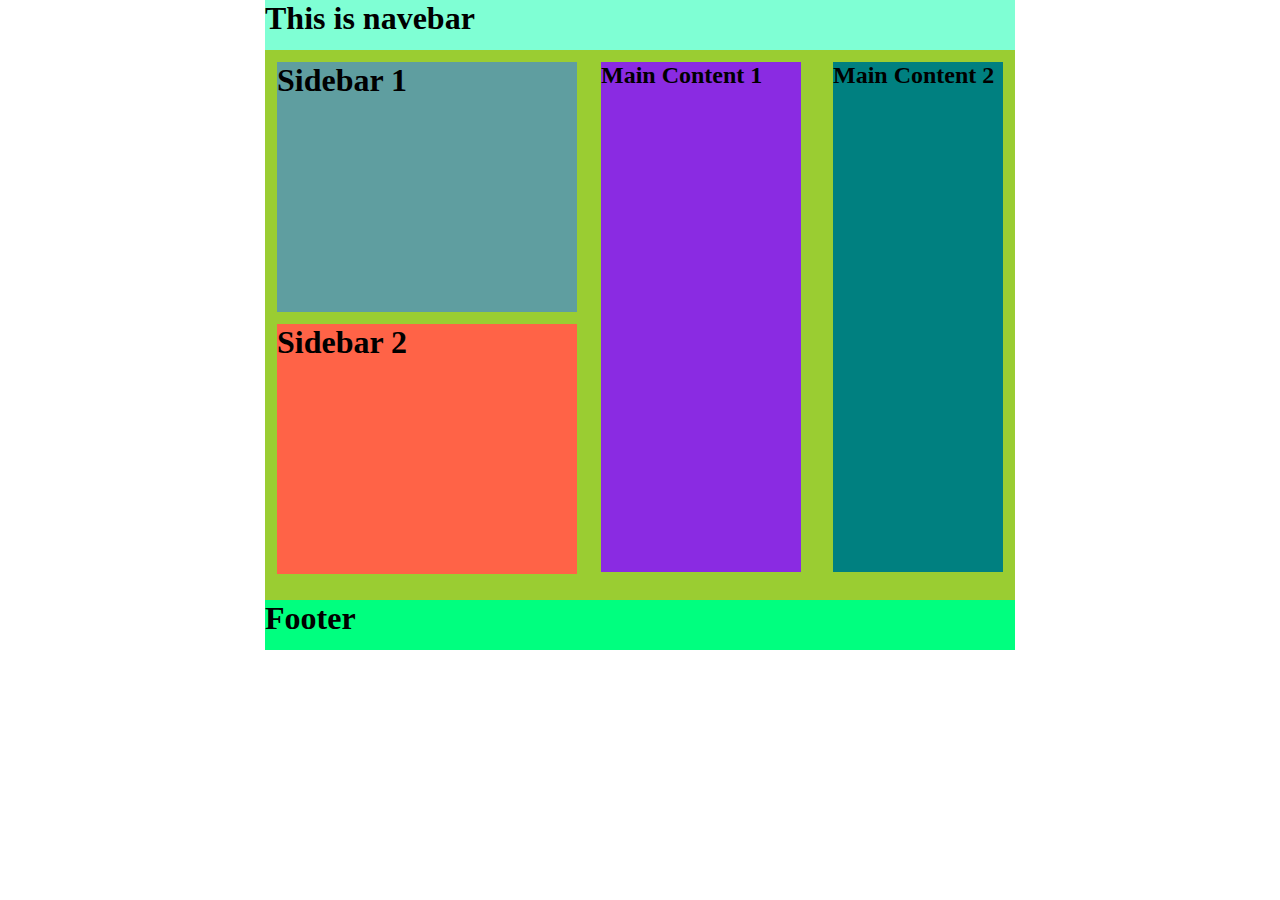
<file: 0. test/floatLayout.html>
<!DOCTYPE html>
<html lang="en">
<head>
    <meta charset="UTF-8">
    <meta http-equiv="X-UA-Compatible" content="IE=edge">
    <meta name="viewport" content="width=device-width, initial-scale=1.0">
    <title>Layout of float</title>
    <link rel="stylesheet" href="floatCSS.css">
</head>
<body>
    <div class="wrapper clearfix">
        <div class="header">
            <h1>This is navebar</h1>
        </div>
        <div class="left">
            <div class="sidebar1">
                <h1>Sidebar 1</h1>
            </div>
            <div class="sidebar2">
                <h1>Sidebar 2</h1>
            </div>
        </div>
        <div class="main1">
            <h2>Main Content 1</h2>
        </div>
        <div class="main2">
            <h2>Main Content 2</h2>
        </div>
    </div>
    <div class="footer">
        <h1>Footer</h1>
    </div>
</body>
</html>
</file>
<file: 0. test/style.css>
.container{
    background-color: antiquewhite;
    width: 800px;
    margin: 20px auto;
    padding: 20px;
    border: 2px solid teal;
}

.title{
    font-family: cursive;
    font-size: 35px;
}

.para{
    font-family: 'Franklin Gothic Medium', 'Arial Narrow', Arial, sans-serif;
    line-height: 1.5;
}

.btn{
    font-family: 'Gill Sans', 'Gill Sans MT', Calibri, 'Trebuchet MS', sans-serif;
    font-size: 15px;
    padding: 10px;
}

.primary-btn{
    background-color: blue;
    color: whitesmoke;
    border: 2px solid blue;
}

.secondary-btn{
    background-color: tomato;
    color: white;
    border: 2px solid tomato;
}
</file>
<file: 10. Landing Page - Flexbox/css/style.css>
*{
    margin: 0px;
    padding: 0px;
    box-sizing: border-box;
    font-family: 'Poppins', sans-serif;
}

.container{
    background-color: #edf2f4;
    border-bottom: 4px solid gray;
    padding: 20px;
    display: flex;
    justify-content: space-around;
    align-items: center;
}

nav{
    display: flex;
    justify-content: space-between;
    align-items: center;
}

nav ul{
    display: flex;
    list-style-type: none;
}

nav ul li{
    margin-left: 10px;
}

nav ul li a{
    color: #0d1b2a;
    padding: 0 10px;
    display: inline-block;
    font-size: 15px;
    font-weight: 400;
    text-decoration: none;
    text-transform: uppercase;
}

.nav-btn button{
    margin-left: 50px;
    padding: 10px 20px;
    border: none;
    background-color: #faa307;
    color: #edf2f4;
    font-size: 14px;
    font-weight: 400;
    border-radius: 50px;
}

.sign-up-btn{
    color: #edf2f4;
    background-color: #faa307;
    /* padding: 10px 20px; */
    text-align: center;
    border-radius: 50px;
    font-weight: 600;
}

li a::after{
    content: '';
    display: block;
    height: 4px;
    width: 0;
    background-color: #faa307;
    transition: all 0.5s;
}

li a:hover::after{
    width: 100%;
}

.logo-image .logo-img{
    width: 80px;
    height: 80px;
}

main{
    height: calc(100vh - 200px);
    display: flex;
    justify-content: center;
    align-items: center;
}

.content-left{
    width: 50%;
    /* padding: 10% 3%; */
}

.content-left h1{
    color: #0d1b2a;
    font-size: 80px;
    text-transform: uppercase;
    letter-spacing: 20px;
}

.content-left h2{
    color: #faa307;
    font-size: 50px;
    text-transform: uppercase;
    letter-spacing: 10px;
}

.content-left p{
    color: #0d1b2a;
    margin-top: 30px;
    font-size: 18px;
    font-weight: 400;
    text-transform: capitalize;
}

.join-btn{
    margin-top: 20px;
    text-align: center;
}

.join-btn button{
    padding: 10px 20px;
    border: none;
    background-color: #faa307;
    color: #edf2f4;
    font-size: 14px;
    font-weight: 400;
    border-radius: 50px;
}
</file>
<file: 11. G3-Architect - Flexbox/css/style.css>
/* shared style */

*{ 
    font-family: 'Lato', sans-serif;
    font-family: 'Open Sans', sans-serif;
    font-family: 'Work Sans', sans-serif;
}

.primary-btn{
    padding: 20px 25px;
    color: #fff;
    background-color: #ff900e;
    font-size: 1.2rem;
    font-weight: 600;
    border-radius: 8px;
    border: 0px;
    cursor: pointer;
}

header{
    background-color:  rgba(255, 144, 14, 0.10);
    padding: 50px 240px;
}

nav{
    display: flex;
    justify-content: space-between;
    align-items: center;
}

.nav-title{
    color: #131313;
    font-size: 2rem;
    font-weight: 700;
}

nav ul{
    display: flex;
}

nav ul li{
    list-style: none;
    margin-right: 30px;
    font-size: 1rem;
    font-weight: 500;
}

nav ul li a{
    text-decoration: none;
    color: #424242;
}

/* banner section style */

.banner-content{
    max-width: 800px;
    text-align: center;
    margin: 0 auto;
}

.banner-title{
    color: #131313;
    font-size: 4rem;
    font-weight: 700;
}

.benner-details{
    color: #727272;
    font-size: 1rem;
    font-weight: 400;
}

.banner img{
    margin-top: 20px;
    width: 100%;
}

/* main section style */

/* team section style */

main{
    max-width: 1440px;
    /* padding: 50px 240px; */
    margin: 0 auto;
}

.team-container{
    display: flex;
    align-items: center;
}
.feature-section{

}

.team-container-img{
    display: grid;
    grid-template-columns: repeat(2, 1fr);
    /* grid-template-rows: repeat(2, 1fr); */
    grid-gap: 1.5rem;
}

.team-content{
    padding-left: 70px;
    padding-right: 70px;
}

.team-title{
    color: #727272;
    font-size: 4rem;
    font-weight: 700;
    margin-bottom: 0px;
}

.teams-title-style-one{
    color: #131313;
}

.teams-title-style-two{
    color: #ff900e;
}

.team-details{
    color: #727272;
    font-size: 1rem;
    font-weight: 400;
    margin-top: 24px;
}

/* feature section style */
.features{
    display: flex;
}

/* fact section style */

.fact-title{
    color: #131313;
    font-size: 2rem;
    font-weight: 700;
}

.fact-description{
    color: #727272;
    font-size: 1rem;
    font-weight: 400;
}

.fact-card-container{
    display: flex;
    justify-content: space-around;
    margin-top: 100px;
}

.fact-card-container .card{
    border-radius: 8px;
    border: 1px solid #ff900e;
    text-align: center;
    padding: 50px;
}

.card-stats{
    color: #424242;
    font-size: 2.8rem;
    font-weight: 600;
    margin-top: 20px;
    margin-bottom: 0px;
}

.card-title{
    color: #727272;
    font-size: 1rem;
    font-weight: 600;
    margin-top: 10px;
}


/* sponsor section style */
.sponsor-section{
    text-align: center;
}

.sponsor-title{
    color: #131313;
    font-size: 2.8rem;
    font-weight: 700;
}

.sponsor-details{
    color: #727272;
    font-size: 1rem;
    font-weight: 400;
}

.sponsor-image{
    margin-top: 50px;
    display: flex;
    justify-content: space-evenly;
    align-items: center;
    gap: 20px;
}

/* responsive section */

/* Mobile devices */
@media screen and (max-width: 576px){
    header{
        padding: 20px;
    }

    nav, 
    .team-container,
    .fact-card-container,
    .sponsor-image
    {
        flex-direction: column;
    }

    .team-container-img{
        grid-template-columns: 1fr;
    }

    .team-content,
    .fact-card-container
    {
        padding-left: 20px;
        padding-right: 20px;
    }

    .card,
    .sponsor-image
    {
        margin-bottom: 20px;
    }

}

/* medium or tablet devices */
@media screen and (min-width: 576px) and (max-width: 960px) {
    header{
        padding: 50px;
    }

    nav, 
    .team-container,
    .sponsor-image
    {
        flex-direction: column;
    }

    .fact-card-container{
        display: grid;
        grid-template-columns: repeat(2, 1fr);
        gap: 10px;
    }

    /* .card{
        margin: 10px;
    } */
}
</file>
<file: 3. Tesla Clone/style.css>
*{
    margin: 0;
    padding: 0;
    box-sizing: border-box;
}

#bg-img{
    width: 100%;
    background: url(img/tesla-2.jpg);
    background-size: cover;
    background-position: center;
    height: 100vh;
}

nav{
    width: 100%;
    height: 80px;
    background-color: rgba(0, 0, 0, 0);
    opacity: 0.5;
    position: fixed;
}

.middle-nav{
    display: flex;
    justify-content: center;
}
nav ul{
    margin-right: 40px;
    list-style-type: none;
}

nav ul li{
    display: inline-block;
    line-height: 80px;
    margin: 0 10px;
}

nav ul li a{
    text-decoration: none;
    font-family: 'Raleway', sans-serif;
    font-size: 14px;
    font-weight: 800;
    padding: 10px;
    color: rgb(0, 0, 0);
    /* background-color: #090909;
    border-radius: 15px;
    background-repeat: no-repeat; */
    transition: 0.5s;
}

nav ul li a:hover{
    background-color: grey;
    color: rgb(0, 0, 0);
    border-radius: 15px;
}

.logo{
    width: 100px;
    height: 80px;
    position: absolute;
}

.logo-img{
    width: 100%;
    margin: 40px 40px 0px;
    background-size: cover;
    color: black;
}

.right-nav{
    position: absolute;
    right: 0%;
    top: 0%;
}

.middle-text, 
.modely-text, 
.models-text,
.modelx-text,
.solarPanel-text,
.solarRoof-text,
.acc-text{
    position: absolute;
    top: 15%;
    left: 50%;
    transform: translate(-50%, -15%);
    margin: 0 auto;
    font-family: "Gotham SSm", -apple-system, BlinkMacSystemFont, "Segoe UI", Roboto, "Helvetica Neue", Arial, sans-serif;
}

.middle-title,
.modely-title,
.models-title,
.modelx-title,
.solarPanel-title,
.solarRoof-title,
.acc-title{
    color: #171a17;
    font-size: 40px;
    text-align: center;
    font-weight: 500;
}

.middle-para,
.modely-para,
.modelx-para,
.solarPanel-para,
.solarRoof-para{
    color: #171a17;
    font-size: 16px;
    text-align: center;
    margin-top: 15px;
}

.middle-button,
.modely-button,
.modelS-button,
.modelX-button,
.solarPanel-button,
.solarRoof-button,
.acc-button{
    position: absolute;
    top: 90%;
    left: 50%;
    transform: translate(-50%, -90%);
    padding: 20px;
    opacity: 0.9;
}

.btn-1, .btn-2,
.btn-1y, .btn-2y,
.btn-1s, .btn-2s,
.btn-1x, .btn-2x,
.btn-1solar, .btn-2solar,
.btn-1roof, .btn-2roof{
    width: 260px;
    height: 40px;
    border-radius: 30px;
    margin: 12px;
    border: none;
    text-align: center;
    font-size: 13px;
    font-weight: 700;
    font-family: "Gotham SSm", -apple-system, BlinkMacSystemFont, "Segoe UI", Roboto, "Helvetica Neue", Arial, sans-serif;
    letter-spacing: 2px;
    cursor: pointer;
}

.btn-1,
.btn-1y,
.btn-1s,
.btn-1x,
.btn-1solar,
.btn-1roof{
    background-color: #090909;
    color: bisque;
}

#model-y{
    width: 100%;
    background: url(img/ModelY.jpg);
    background-size: cover;
    background-position: center;
    height: 100vh;
}

.container{
    width: 100%;
    height: 100vh;
    position: relative;
}

#model-s{
    width: 100%;
    background: url(img/ModelS.jpg);
    background-size: cover;
    background-position: center;
    height: 100vh;
}

.models-container{
    width: 100%;
    height: 100vh;
    position: relative;
}


#model-x{
    width: 100%;
    background: url(img/ModelX.jpg);
    background-size: cover;
    background-position: center;
    height: 100vh;
}

.modelx-container{
    width: 100%;
    height: 100%;
    position: relative;
}

#solarPanel{
    width: 100%;
    background: url(img/Solar.jpg);
    background-size: cover;
    background-position: center;
    height: 100vh;
}

.solarPanel-container{
    width: 100%;
    height: 100%;
    position: relative;
}

#solarRoof{
    width: 100%;
    background: url(img/RooF.jpg);
    background-size: cover;
    background-position: center;
    height: 100vh;
}

.solarRoof-container{
    width: 100%;
    height: 100%;
    position: relative;
}

#acc{
    width: 100%;
    background: url(img/acc.jpg);
    background-size: cover;
    background-position: center;
    height: 100vh;
}

.acc-container{
    width: 100%;
    height: 100%;
    position: relative;
}

.btn-acc{
    width: 260px;
    height: 40px;
    border-radius: 30px;
    margin: 12px;
    border: none;
    text-align: center;
    font-size: 13px;
    font-weight: 700;
    font-family: "Gotham SSm", -apple-system, BlinkMacSystemFont, "Segoe UI", Roboto, "Helvetica Neue", Arial, sans-serif;
    letter-spacing: 2px;
    cursor: pointer;
    background-color: #090909;
    color: bisque;
}

footer{
    width: 100%;
    height: 80px;
    position: relative;
}

footer ul{
    margin-left: 500px;
    list-style-type: none;
}

footer ul li{
    display: inline-block;
    line-height: 80px;
    margin: 0 10px;
}

footer ul li a{
    text-decoration: none;
    color: #171a17;
    font-size: 14px;
    font-family: "Gotham SSm", -apple-system, BlinkMacSystemFont, "Segoe UI", Roboto, "Helvetica Neue", Arial, sans-serif;
}
</file>
<file: 5. Nature Land Page/style.css>
@import url('https://fonts.googleapis.com/css2?family=Delicious+Handrawn&family=Poppins:wght@100;300;400;500;600&family=Roboto&display=swap');

*{
    padding: 0;
    margin: 0;
    box-sizing: border-box;
    font-family: 'poppins', sans-serif;
}


section{
    width: 100%;
    min-height: 100vh;
    position: relative;
    display: flex;
    flex-direction: column;
    justify-content: flex-start;
    background-image: url('./FISH.jpg');
    /* background-image: url('./bg.jpg'); */
    background-repeat: no-repeat;
    background-size: cover;
    background-position: center;
}

header{
    width: 100%;
    position: relative;
    top: 0;
    padding: 30px;
    display: flex;
    justify-content: space-between;
    align-items: center;
}

header .logo{
    position: relative;
    color: #000;
    text-decoration: none;
    text-transform: uppercase;
    font-size: 30px;
    font-weight: 800;
    letter-spacing: 2px;
}

header .navigation a{
    margin-right:10px;
    padding: 2px 15px;
    color: #000;
    /* background-color: #fff; */
    text-decoration: none;
    letter-spacing: 1px;
    font-weight: 500;
    border-radius: 20px;
    transition: all 0.3s;
}

header .navigation a:hover{
    background-color: #fff;
}

.content{
    max-width: 650px;
    margin: 60px 100px;
}

.content .info h2{
    margin-bottom: 30px;
    color: #226A80;
    font-size: 55px;
    font-weight: 800;
    text-transform: uppercase;
    letter-spacing: 2px;
    line-height: 60px;
}

.content .info span{
    color: #fff;
    font-size: 55px;
    font-weight: 600;
}

.content .info p{
    margin-bottom: 30px;
    font-size: 16px;
    font-weight: 500;
    text-align: justify;
}

.content .btn-info{
    padding: 10px 20px;
    color: #fff;
    background-color: #226A80;
    text-decoration: none;
    text-transform: uppercase;
    letter-spacing: 2px;
    font-weight: 700;
    border-radius: 10px;
    transition: all 0.4s ease;
}

.content .btn-info:hover{
    background-color: transparent;
    border-bottom: 1px solid #226A80;
    border-top: 1px solid #fff;
}
</file>
<file: 8. Socially Web/css/style.css>
*{
    margin: 0;
    padding: 0;
    box-sizing: border-box;
    font-family: 'Poppins', sans-serif;

}

.hero{
    width: 100%;
    min-height: 100vh;
    padding: 10px 10%;
    position: relative;
    background-image: url('../images/back-image.png');
    background-position: center;
    background-size: cover;
    overflow: hidden;
}

nav{
    padding: 10px 0px;
    display: flex;
    justify-content: space-between;
    align-items: center;
}

.logo-img{
    width: 140px;
}

nav ul{
    display: flex;
    justify-content: space-around;
}

nav ul li{
    list-style: none;
    margin: 10px 15px;
}

nav ul li a{
    text-decoration: none;
    color: #333;
    font-weight: 400;
    transition: all 0.2s;
}

.login-btn{
    text-decoration: none;
    margin-right: 15px;
    font-weight: 400;
    color: #333;
}

.btn{
    display:inline-block;
    text-decoration: none;
    padding: 10px 15px;
    background-image: linear-gradient(45deg, #df4881, #c430d7);
    border-radius: 30px;
    border-top-right-radius: 0px;
    color: #fff;
    font-weight: 400;
    font-size: 15px;
    transition: all 0.5s;
}

.content{
    margin-top: 10%;
    max-width: 600px;
}

.content h1{
    font-size: 70px;
    color: #222;
}

.content p{
    margin: 10px 0px 30px;
    color: #333;
}

.content .btn{
    padding: 15px 80px;
    font-size: 15px;
}

.btn:hover{
    border-top-right-radius: 30px;
    border-bottom-left-radius: 0px;
}

/* .content-img{
    display: flex;
    justify-content: space-evenly;
} */

.feature-img{
    width: 530px;
    position: absolute;
    bottom: 0;
    right: 10%;
}

nav ul li a:hover{
    border-bottom: 2px solid #c430d7;
}
</file>
<file: 9. Travel Landing UI/css/style.css>
*{
    margin: 0px;
    padding: 0px;
    box-sizing: border-box;
    font-family: 'Poppins', sans-serif;
}

.cover-image{
    width: 100%;
    height: 100vh;
    background-image: url('../images/travel.jpg');
    background-position: bottom;
    background-size: cover;
}

nav{
    padding: 10px 3%;
    margin:0% 5%;
    display: flex;
    justify-content: space-between;
    align-items: center;
}

nav ul{
    display: flex;
    justify-content: space-between;
    list-style: none;
    
}

nav ul li{
    margin-right: 20px;
}

nav ul li a{
    text-decoration: none;
    color: #000000;
    font-size: 14px;
    font-weight: 600;
    text-transform: uppercase;
}

.logo-img{
    width: 60px;
}

.content{
    width: 100%;
    text-align: center;
    position: absolute;
    top: 25%;
}

.content-title{
    color: #944300;
    font-size: 50px;
    font-weight: 600;
    text-transform: capitalize;
}

.content-details{
    color: #14100b;
    font-size: 20px;
    font-weight: 400;
}

.content-btn{
    margin-top: 30px;
}

.btn{
    padding: 15px 50px;
    color: #fff;
    font-size: 15px;
    font-weight: 600;
    background-color: #944300;
    border: 2px solid transparent;
    border-radius: 30px;
    cursor: pointer;
    transition: all 0.5s;
}

.content-btn .btn:hover{
    background: none;
    border: 2px solid #14100b;
    color: #14100b;
}
</file>
<file: 0. test/float.css>
*{
    margin: 0;
    padding: 0;
    box-sizing: border-box;
}

.wraper{
    width: 800px;
    margin: 0 auto;
}

.left{
    width: 200px;
    height: 100px;
    background-color: palegoldenrod;
    float: left;
}

.right{
    width: 300px;
    height: 200px;
    background-color: palegreen;
    float: right;
}

.footer{
    width: 800px;
    height: 150px;
    background-color: aqua;
}

.clearfix::after{
    content: "";
    display: block;
    clear: both;
}
</file>
<file: 0. test/floatCSS.css>
*{
    margin: 0 auto;
    box-sizing: border-box;
}

.wrapper{
    width: 750px;
    height: 600px;
    background-color: yellowgreen;
}
.header{
    width: auto;
    height: 50px;
    background-color: aquamarine;
}
.sidebar1{
    width: 300px;
    height: 250px;
    background-color: cadetblue;
    margin: 12px;
}

.sidebar2{
    width: 300px;
    height: 250px;
    background-color: tomato;
    margin: 12px;

}
.left{
    float: left;
}
.main1{
    width: 200px;
    height: 510px;
    background-color: blueviolet;
    float: left;
    margin: 12px;
}

.main2{
    width: 170px;
    height: 510px;
    background-color:teal;
    float: right;
    margin: 12px;
}
.footer{
    width: 750px;
    height: 50px;
    background-color: springgreen;
}

.clearfix::after{
    content: "";
    display: block;
    clear: both;
}
</file>
